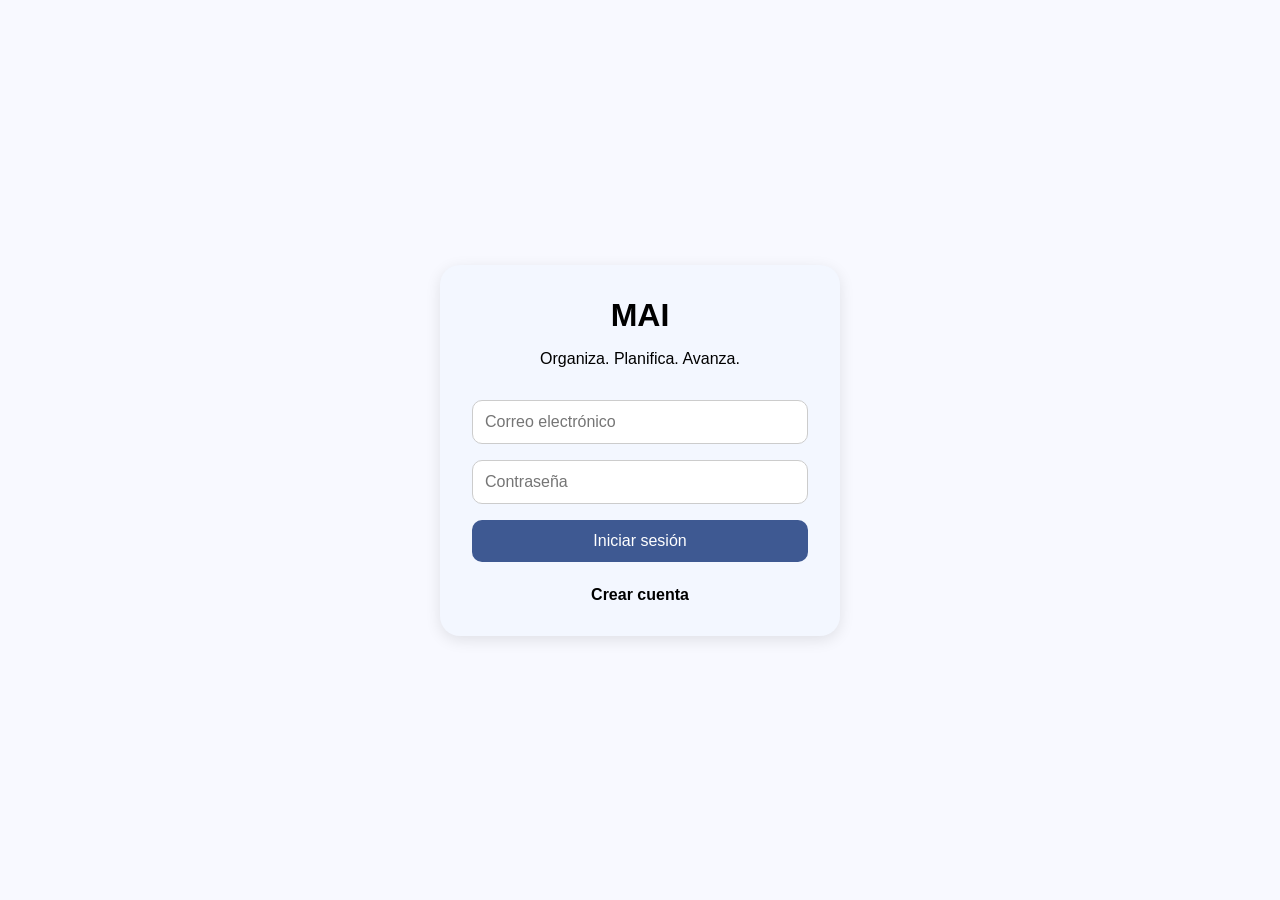
<file: index.html>
<!DOCTYPE html>
<html lang="es">
<head>
    <meta charset="UTF-8">
    <title>MAI - Login</title>
    <link rel="stylesheet" href="css/style.css">
</head>
<body>

<div class="auth-container">

    <h1>MAI</h1>

    <p>Organiza. Planifica. Avanza.</p>

    <form>

        <input
            type="email"
            placeholder="Correo electrónico"
        >

        <input
            type="password"
            placeholder="Contraseña"
        >

        <button type="submit">
            Iniciar sesión
        </button>

    </form>

    <a href="pages/register.html">
        Crear cuenta
    </a>

</div>

</body>
</html>
</file>
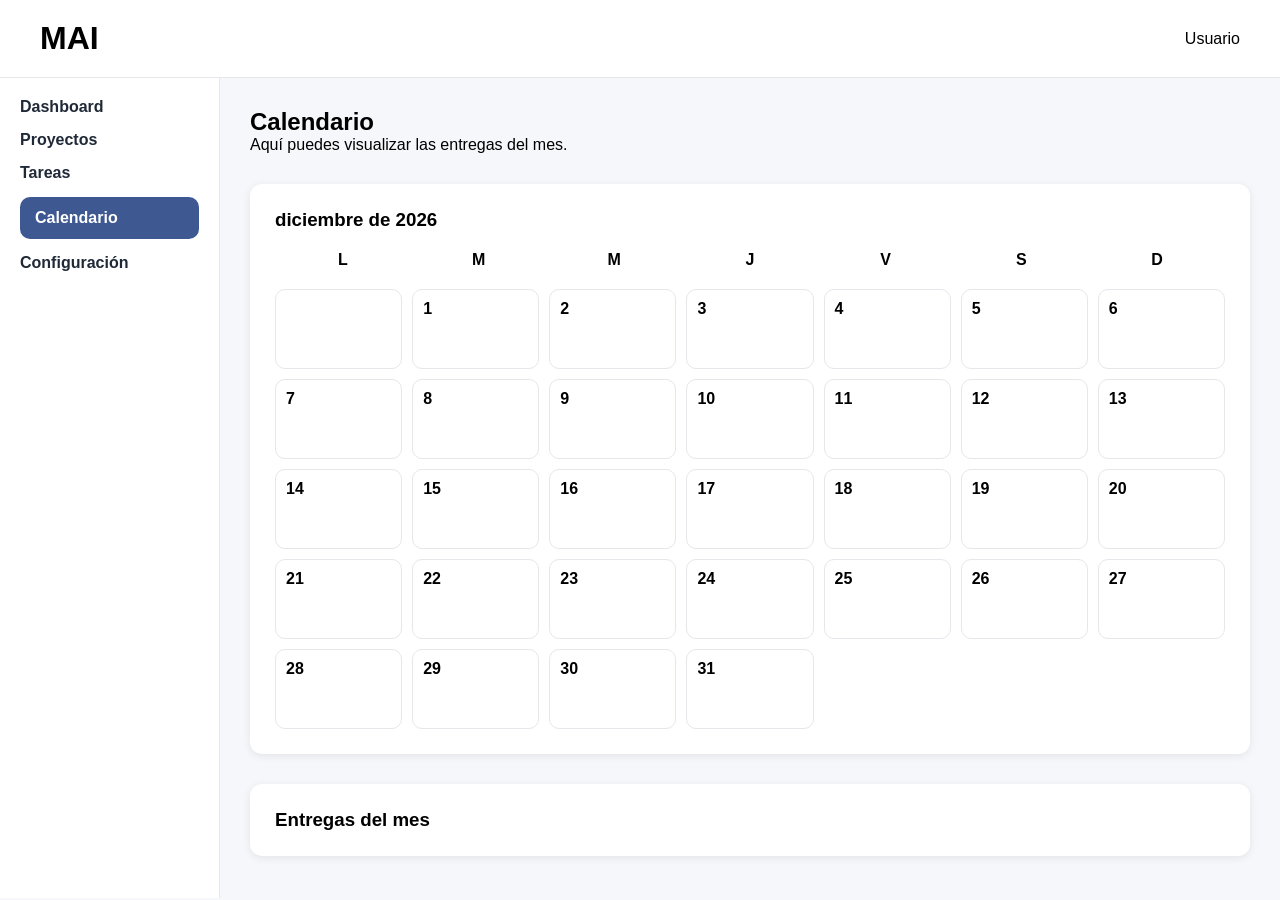
<file: pages/calendar.html>
<!DOCTYPE html>
<html lang="es">

<head>
    <meta charset="UTF-8">
    <title>MAI - Calendario</title>
    <link rel="stylesheet" href="../css/layout.css">
</head>

<body>

<header>
    <h1>MAI</h1>
    <p id="username-display">Usuario</p>
</header>

<div class="layout">

<aside>
    <a href="dashboard.html">Dashboard</a>
    <a href="projects.html">Proyectos</a>
    <a href="tasks.html">Tareas</a>
    <a href="#" class="active">Calendario</a>
    <a href="settings.html">Configuración</a>
</aside>

<main>

    <div class="welcome">

        <h2>Calendario</h2>

        <p>Aquí puedes visualizar las entregas del mes.</p>

    </div>

    <div class="card">

        <h3 id="month-title"></h3>

        <div class="calendar-header">

            <div>L</div>
            <div>M</div>
            <div>M</div>
            <div>J</div>
            <div>V</div>
            <div>S</div>
            <div>D</div>

        </div>

        <div id="calendar-grid"></div>

    </div>

    <div class="card calendar-events-card">

        <h3>Entregas del mes</h3>

        <div id="calendar-events"></div>

    </div>

</main>

</div>

<script src="../js/calendar.js"></script>

</body>

</html>
</file>
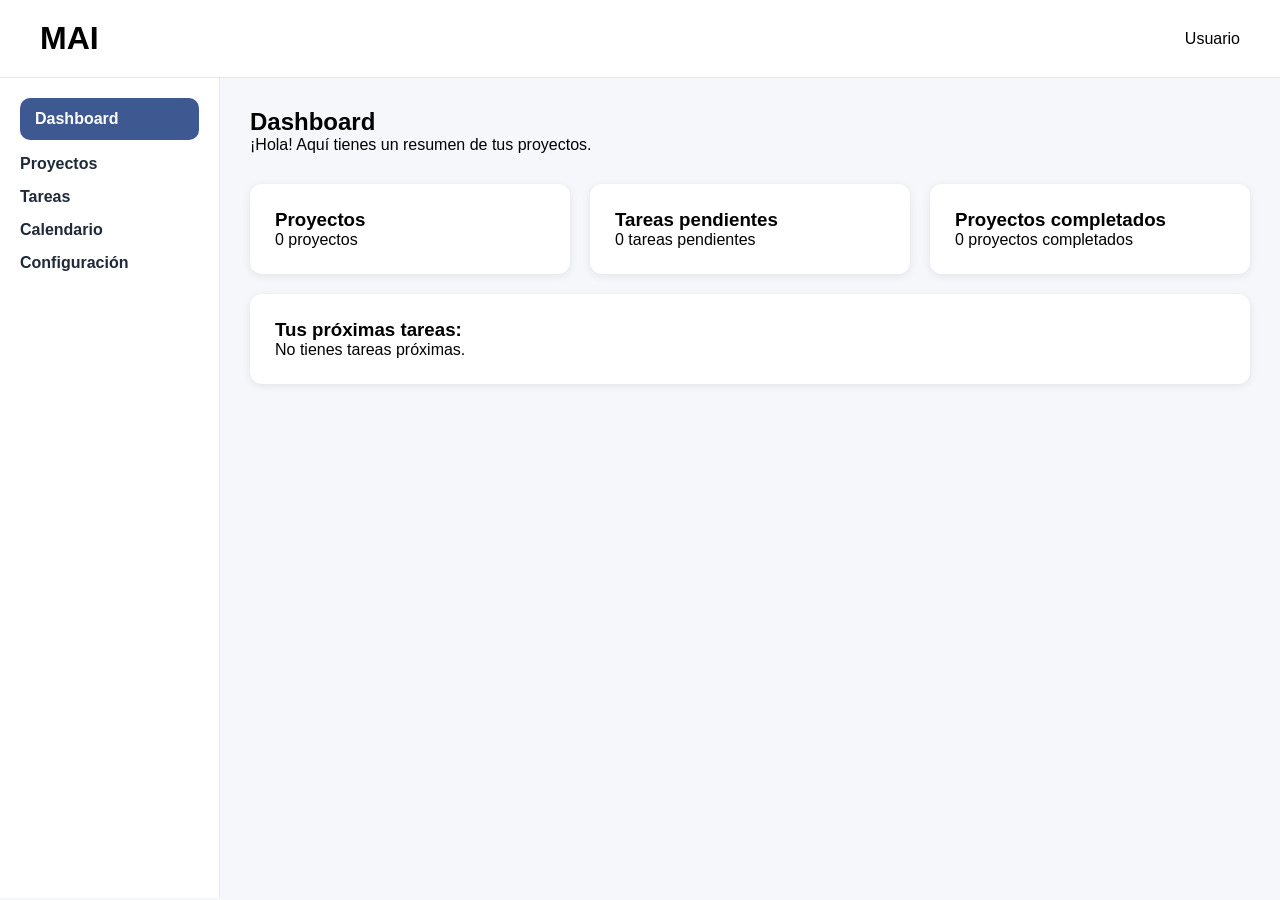
<file: pages/dashboard.html>
<!DOCTYPE html>
<html lang="es">

<head>
    <meta charset="UTF-8">
    <title>MAI - Dashboard</title>

    <link rel="stylesheet" href="../css/layout.css">
</head>

<body>

<header>
    <h1>MAI</h1>
    <p id="username-display">Usuario</p>
</header>
<div class="layout">

<aside>
    <a href="#" class="active">Dashboard</a>
    <a href="projects.html">Proyectos</a>
    <a href="tasks.html">Tareas</a>
    <a href="calendar.html">Calendario</a>
    <a href="settings.html">Configuración</a>
</aside>
<main>
    <div class="welcome">
    <h2>Dashboard</h2>
    <p>¡Hola! Aquí tienes un resumen de tus proyectos.</p>
</div>
<div class="cards">  
<div class="card">
    <h3>Proyectos</h3>
    <p id="projects-count"></p>
</div>
<div class="card">
    <h3>Tareas pendientes</h3>
    <p id="pending-count"></p>
</div>
<div class="card">
    <h3>Proyectos completados</h3>
    <p id="completed-projects-count"></p>
</div>
</div>
<div class="card upcoming">
    <h3>Tus próximas tareas:</h3>

    <div id="upcoming-deliveries"></div>

</div>
</main>
</div>
<script src="../js/dashboard.js"></script>
</body>
</html>
</file>
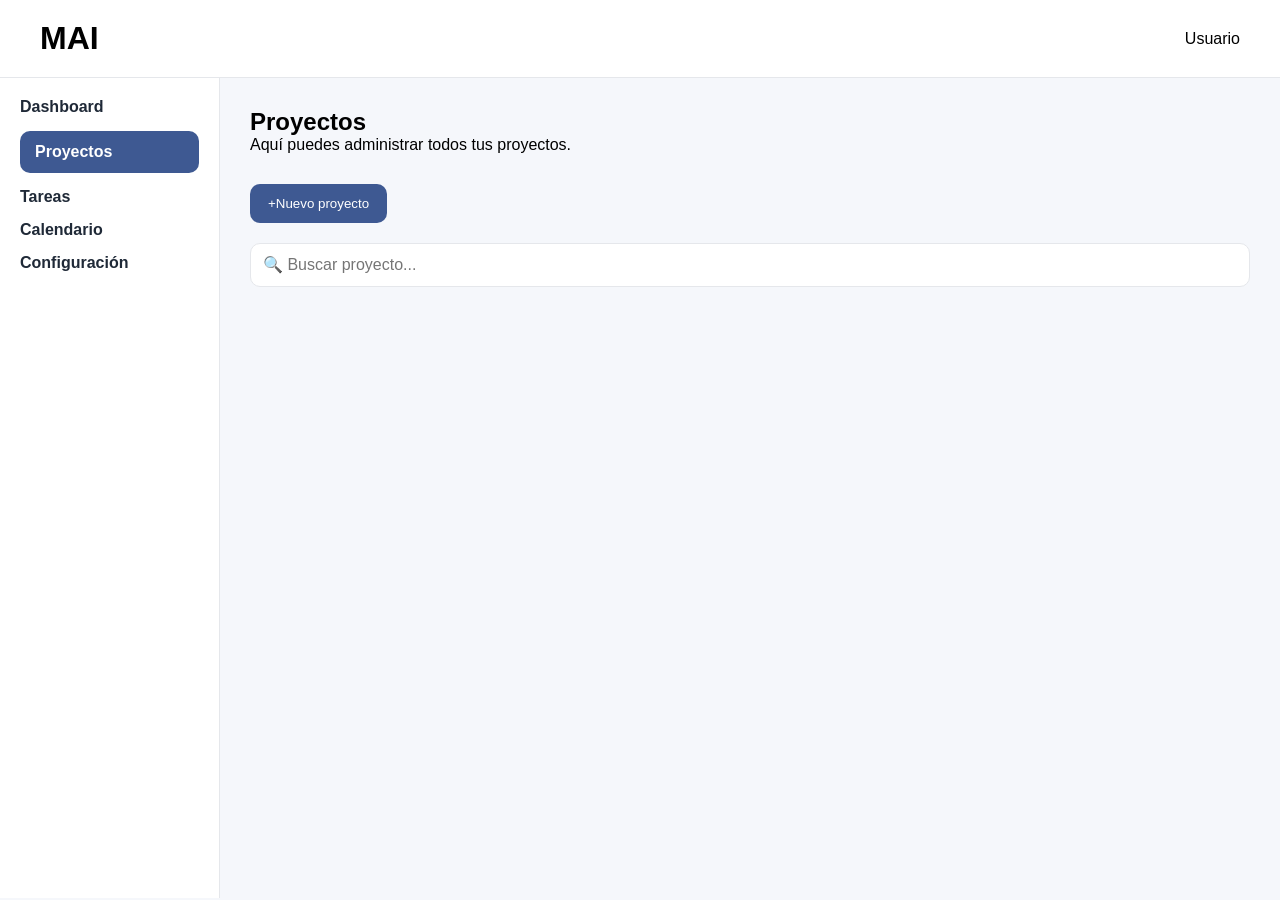
<file: pages/projects.html>
<!DOCTYPE html>
<html lang="es">
<head>
    <meta charset="UTF-8">
    <title> MAI - Proyectos</title>
    <link rel="stylesheet" href="../css/layout.css">
</head>

<body>
<header>
     <h1>MAI</h1>
     <p> Usuario</p>
</header>
<div class="layout">
<aside>
    <a href="dashboard.html">Dashboard</a>
    <a href="#" class="active">Proyectos</a>
    <a href="tasks.html">Tareas</a>
    <a href="calendar.html">Calendario</a>
    <a href="settings.html">Configuración</a>
</aside>
<main>
    <div class="welcome">
        <h2> Proyectos</h2>
        <p>Aquí puedes administrar todos tus proyectos.</p>
    </div>
<button id="open-project-modal" class="primary-button">
    +Nuevo proyecto
</button>
<div class="overlay hidden">
    <div class="modal">

    <div id="close-project-modal" class="modal-header">
        <h2> Nuevo proyecto</h2>
        <button class="close-modal" type="button">
         ✕
        </button>
    </div>
    <form id="project-form">
       <label for="name">Nombre del proyecto</label>
       <input
           id="name"
           name="name"
           type="text"
           placeholder="Nombre del proyecto"
        >
      <label for="description">Descripción del proyecto</label>
       <textarea
           id="description"
           name="description"
           placeholder="Describe el proyecto"
       ></textarea>
       <label for="subject">Materia</label>
       <input
        id="subject"
        name="subject"
        type="text"
        placeholder="Materia del proyecto"
       >
       <label for="delivery-date">Fecha de entrega</label>
       <input
           id="delivery-date"
           name="delivery-date"
           type="date"
        >
        <label for="status">Estado</label>
            <select id="status" name="status">
            <option value="in-progress">En curso</option>
            <option value="completed">Finalizado</option>
            <option value="paused">Pausado</option>
            </select>
        <div id="cancel-project-modal" class="modal-actions">
        <button class="primary-button" type="button">
          Cancelar
        </button>

        <button class="primary-button" type="submit">
         Guardar proyecto
        </button>
        </div>
    </form>
    </div>
</div>
     
    <div class="search-container">
    <input
        type="text"
        id="search-project"
        placeholder="🔍 Buscar proyecto..."
    >
    </div>

    <div class="projects-list">
       
    </div>
</main>
</div>
<script src="../js/projects.js"></script>
</body>
</html>
</file>
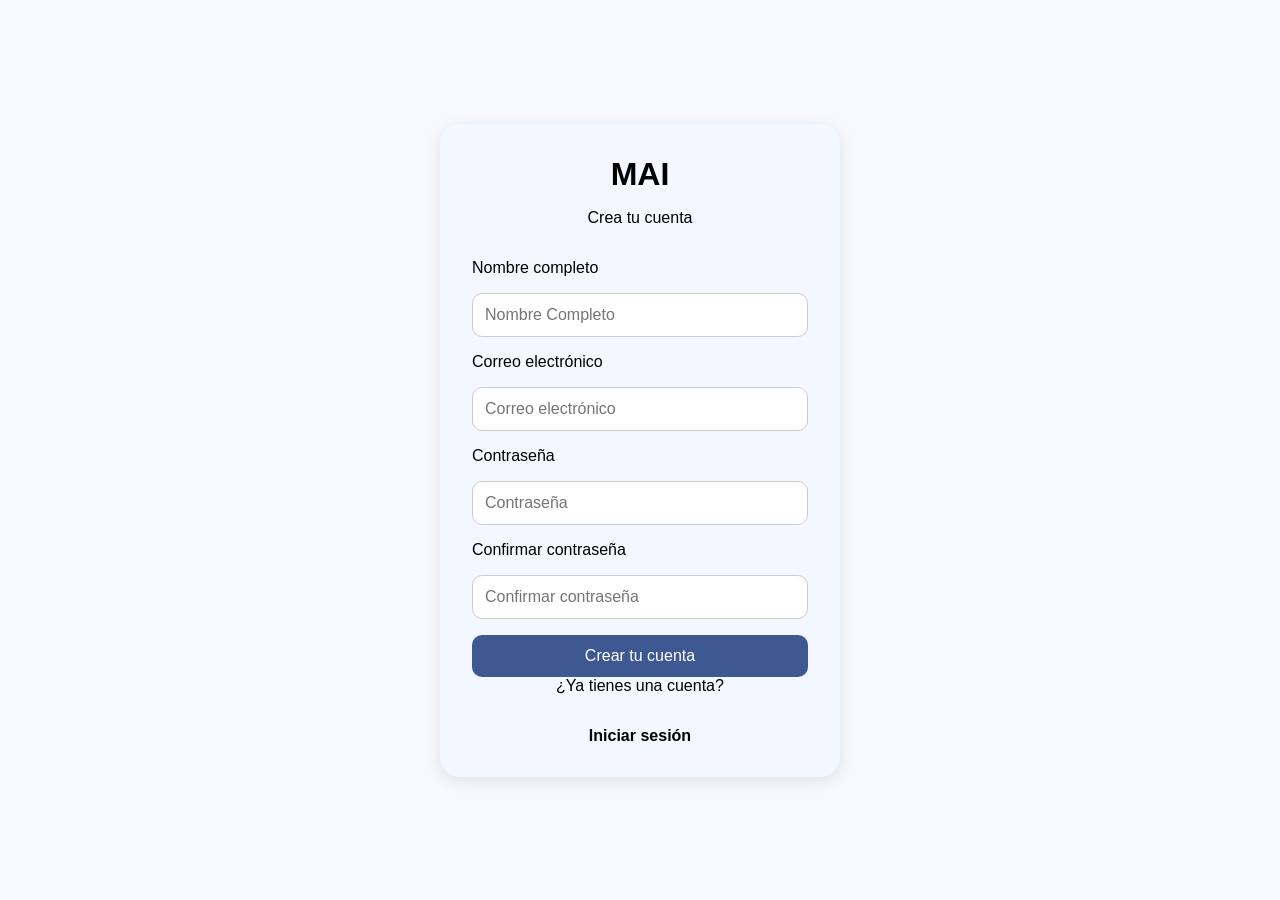
<file: pages/register.html>
<!DOCTYPE html>
<html lang="es">
<head>
    <meta charset="UTF-8">
    <title>MAI - Registro</title>

    <link rel="stylesheet" href="../css/auth.css">
</head>

<body>
<div class="auth-container">
    <h1>MAI</h1>
    <p>Crea tu cuenta</p>
    <form>

        <label for="name">Nombre completo</label>
        <input
            id="name"
            type="text"
            placeholder="Nombre Completo"
        >
        <label for="email">Correo electrónico</label>
        <input
            id="email"
            type="email"
            placeholder="Correo electrónico"
        >
        <label for="password">Contraseña</label>
        <input
            id="password" 
            type="password"
            placeholder="Contraseña"
        >
        <label for="confirm-password">Confirmar contraseña</label>
        <input
            id="confirm-password"
            type="password"
            placeholder="Confirmar contraseña"
        >
        <button type="submit">
            Crear tu cuenta
        </button>
    </form>
    <p>¿Ya tienes una cuenta?</p>
    <a href="../index.html">
        Iniciar sesión
    </a>
</div>
</body>
</html>
</file>
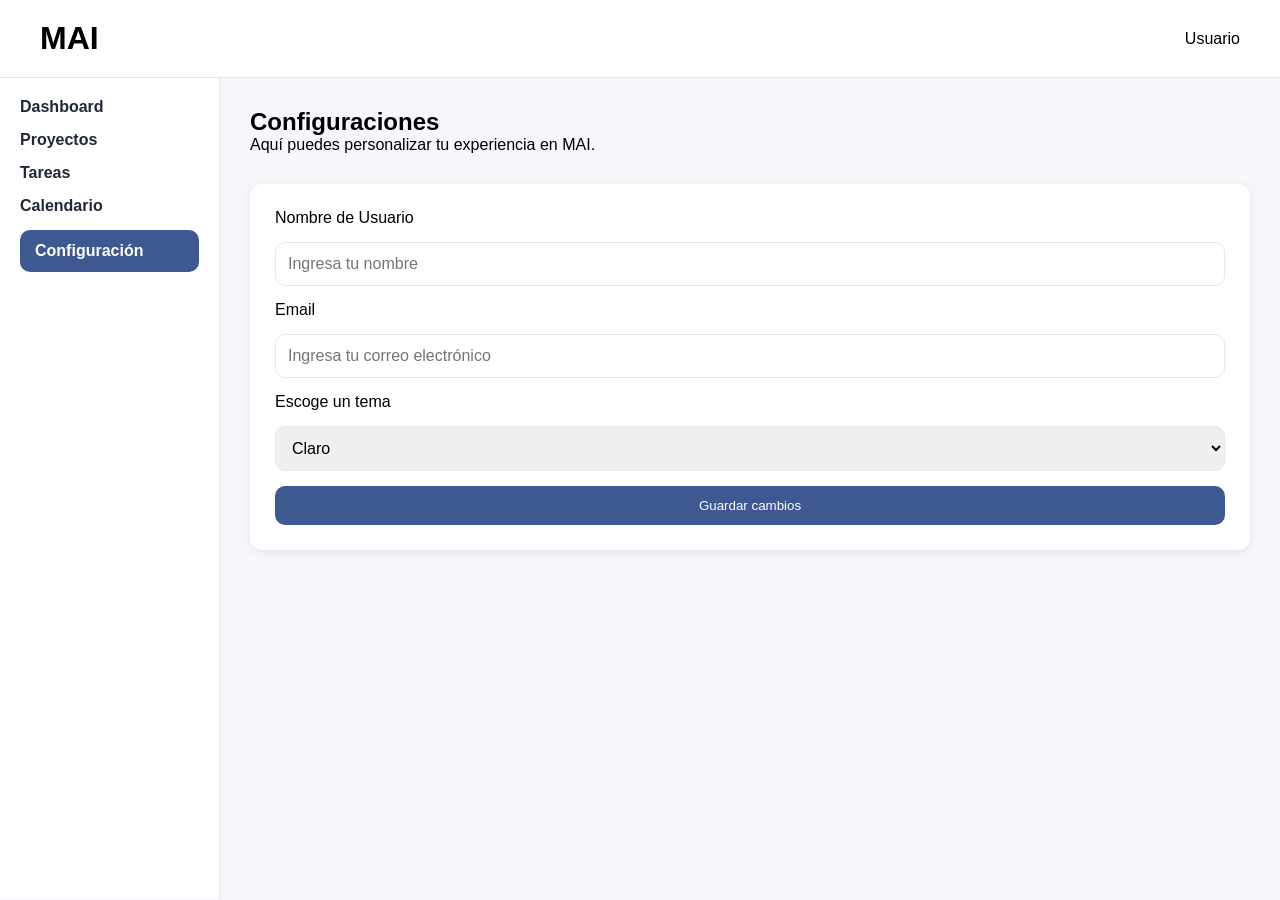
<file: pages/settings.html>
<!DOCTYPE html>
<html lang="es">
<head>
    <meta charset="UTF-8">
    <title> MAI - Configuraciones</title>
    <link rel="stylesheet" href="../css/layout.css">
</head>

<body>
<header>
     <h1>MAI</h1>
     <p> Usuario</p>
</header>
<div class="layout">
<aside>
    <a href="dashboard.html">Dashboard</a>
    <a href="projects.html">Proyectos</a>
    <a href="tasks.html">Tareas</a>
    <a href="calendar.html">Calendario</a>
    <a href="#" class="active">Configuración</a>
</aside>

<main>
    <div class="welcome">
        <h2>Configuraciones</h2>
        <p>Aquí puedes personalizar tu experiencia en MAI.</p>
    </div>

<div class="card">

    <form id="settings-form">
        <label for="username">Nombre de Usuario</label>
        <input
           id="username"
           name="username"
           type="text"
           placeholder="Ingresa tu nombre"
        >
        <label for="emailsettings">Email</label>
        <input
           id="emailsettings"
           name="emailsettings"
           type="email"
           placeholder="Ingresa tu correo electrónico"
        >
        <label for="theme">Escoge un tema</label>
        <select id="theme">
         <option value="light">
            Claro
         </option>

         <option value="dark">
            Oscuro 
         </option>
        </select>
            
       <button class="primary-button">
           Guardar cambios
       </button>
    </form>
</div>
<script src="../js/settings.js"></script>
</main>
</file>
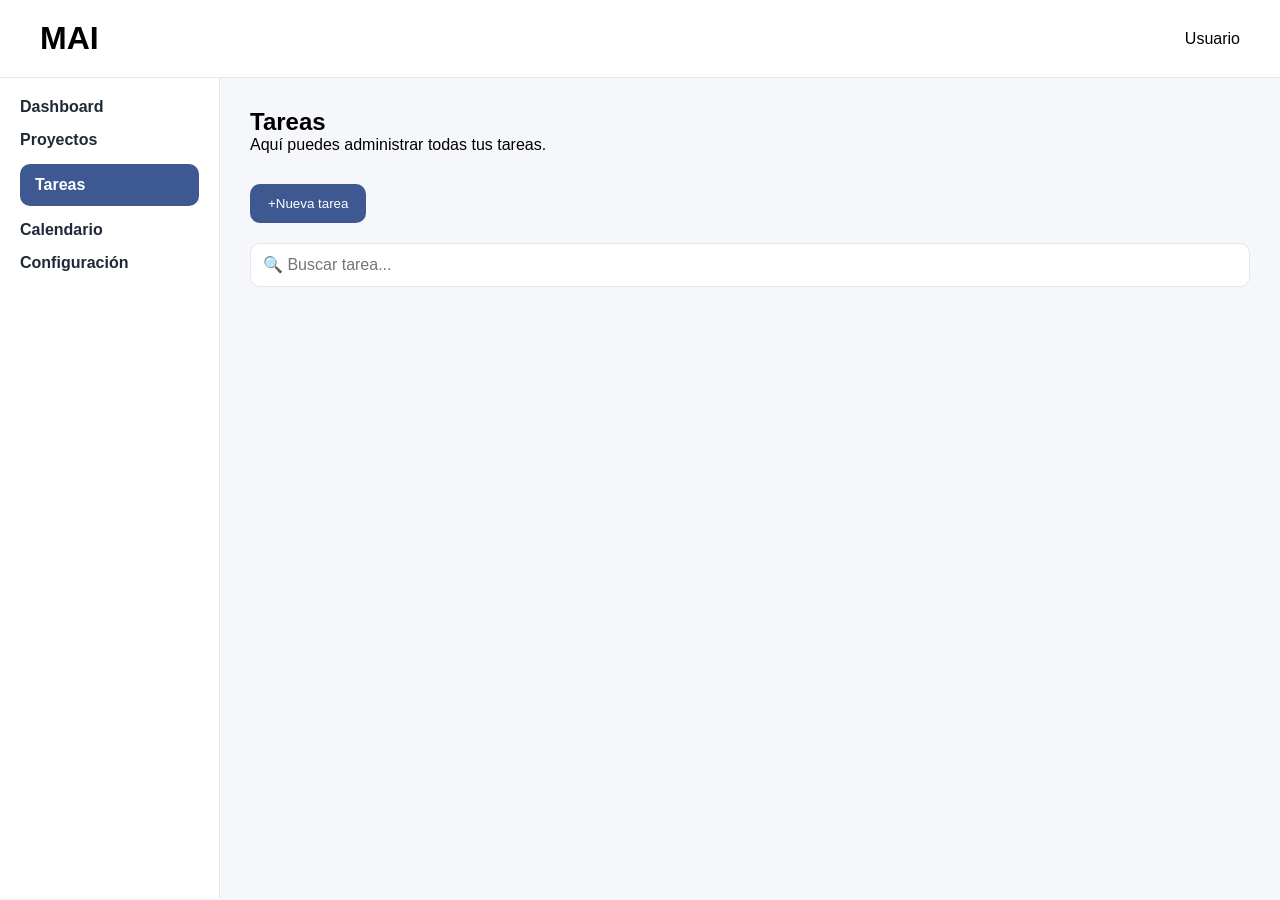
<file: pages/tasks.html>
<!DOCTYPE html>
<html lang="es">
<head>
    <meta charset="UTF-8">
    <title> MAI - Tareas</title>
    <link rel="stylesheet" href="../css/layout.css">
</head>

<body>
<header>
     <h1>MAI</h1>
     <p> Usuario</p>
</header>
<div class="layout">
<aside>
    <a href="dashboard.html">Dashboard</a>
    <a href="projects.html">Proyectos</a>
    <a href="#" class="active">Tareas</a>
    <a href="calendar.html">Calendario</a>
    <a href="settings.html">Configuración</a>
</aside>
<main>
    <div class="welcome">
        <h2>Tareas</h2>
        <p>Aquí puedes administrar todas tus tareas.</p>
    </div>
<button id="open-task-modal" class="primary-button">
    +Nueva tarea
</button>
<div class="overlay hidden">
    <div class="modal">

    <div id="close-task-modal" class="modal-header">
        <h2> Nueva tarea</h2>
        <button class="close-modal" type="button">
         ✕
        </button>
    </div>
    <form id="task-form">
       <label for="name">Nombre de la tarea</label>
       <input
           id="name"
           name="name"
           type="text"
           placeholder="Nombre de la tarea"
        >
      <label for="description">Descripción de la tarea</label>
       <textarea
           id="description"
           name="description"
           placeholder="Descripción de la tarea"
       ></textarea>

      <label for="project">Proyecto</label>
      <select id="project" name="project">
      </select>

       <label for="delivery-date">Fecha limite</label>
       <input
           id="delivery-date"
           name="delivery-date"
           type="date"
        >
        <label for="status">Estado</label>
            <select id="status" name="status">
            <option value="pending">Pendiente</option>
            <option value="completed">Completada</option>
            </select>
        <div id="cancel-task-modal" class="modal-actions">
        <button class="primary-button" type="button">
          Cancelar
        </button>

        <button class="primary-button" type="submit">
         Guardar Tarea
        </button>
        </div>
    </form>
    </div>
</div>

    <div class="search-container">
    <input
        type="text"
        id="search-task"
        placeholder="🔍 Buscar tarea..."
    >
    </div>

    <div class="tasks-list">
       
    </div>
</main>
</div>
<script src="../js/tasks.js"></script>
</body>
</html>
</file>
<file: css/style.css>
* {
    margin: 0;
    padding: 0;
    box-sizing: border-box;
}

body {
    font-family: Arial, sans-serif;
    background: #F8F9FF;

    display: flex;
    justify-content: center;
    align-items: center;

    height: 100vh;
}

.auth-container {
    background: #F3F7FF;
    width: 400px;
    padding: 2rem;

    border-radius: 20px;

    box-shadow: 0 4px 15px rgba(0, 0, 0, 0.1);
}

h1 {
    text-align: center;
    margin-bottom: 1rem;
}

p {
    text-align: center;
    margin-bottom: 2rem;
    color: #000000;
}

form {
    display: flex;
    flex-direction: column;
    gap: 1rem;
}

input {
    padding: 12px;

    border: 1px solid #ccc;

    border-radius: 10px;

    font-size: 16px;
}

button {
    padding: 12px;

    border: none;

    border-radius: 10px;

    background: #3e5992;

    color: white;

    font-size: 16px;

    cursor: pointer;
}

button:hover {
    background: #142440;
}

a {
    display: block;

    margin-top: 1.5rem;

    text-align: center;

    text-decoration: none;

    color: #000000;

    font-weight: bold;
}

a:hover {
    text-decoration: underline;
}


.layout {
    display: flex;
}
aside{
    width: 220px;
}
main{
    flex: 1;
}
header{
    display: flex;
    justify-content: space-between;
    align-items: center;
    padding: 20px 40px;
}
</file>
<file: css/layout.css>
* {
    margin: 0;
    padding: 0;
    box-sizing: border-box;
}

body {
    font-family: Arial, sans-serif;
    background: #F5F7FB;
}


.layout {
    display: flex;
}

main {
    flex: 1;
    padding: 30px;
}

header {
    display: flex;
    justify-content: space-between;
    align-items: center;

    padding: 20px 40px;

    background: #FFFFFF;
    border-bottom: 1px solid #E5E7EB;
}


aside {
    width: 220px;
    padding: 20px;

    background: #FFFFFF;
    border-right: 1px solid #E5E7EB;

    min-height: calc(100vh - 80px);
}

aside a {
    display: block;

    margin-bottom: 15px;

    text-decoration: none;
    color: #1F2937;

    font-weight: 600;
}

aside a.active {
    background: #3E5992;
    color: white;

    border-radius: 10px;
    padding: 12px 15px;
}


.welcome {
    margin-bottom: 30px;
}

.cards {
    display: flex;
    gap: 20px;
}

.cards .card {
    flex: 1;
}

.projects-list {
    display: flex;
    flex-direction: column;
    gap: 20px;
}

.tasks-list {
    display: flex;
    flex-direction: column;
    gap: 20px;
}

.card {
    background: white;

    padding: 25px;

    border-radius: 12px;

    box-shadow: 0 2px 8px rgba(0, 0, 0, .08);
}

.upcoming {
    margin-top: 20px;
}

.primary-button {
    background: #3E5992;
    color: white;

    border: none;
    border-radius: 10px;

    padding: 12px 18px;

    cursor: pointer;
}

.primary-button:hover {
    background: #2F4675;
}


.overlay {
    position: fixed;

    top: 0;
    left: 0;

    width: 100%;
    height: 100%;

    background: rgba(0, 0, 0, 0.2);
}


.modal {
    position: fixed;

    top: 50%;
    left: 50%;

    transform: translate(-50%, -50%);

    width: 500px;

    background: white;

    padding: 30px;

    border-radius: 15px;

    z-index: 1000;
}



.modal-header {
    display: flex;
    justify-content: space-between;
    align-items: center;

    margin-bottom: 20px;
    padding-bottom: 15px;

    border-bottom: 1px solid #E5E7EB;
}



.modal form {
    display: flex;
    flex-direction: column;
    gap: 1rem;
}



.modal-actions {
    display: flex;
    justify-content: flex-end;
    gap: 10px;

    margin-top: 10px;
}



.close-modal {
    background: transparent;
    border: none;

    color: #1F2937;

    font-size: 1.5rem;

    padding: 0;
    margin: 0;

    border-radius: 0;

    cursor: pointer;
}

.close-modal:hover {
    color: #3E5992;
}

.hidden{
    display: none;
}

.complete-button {
    margin-top: 15px;
}

.task-actions {
    display: flex;
    justify-content: flex-end;
    gap: 10px;
    margin-top: 20px;
}

.delete-button {
    background: #C0392B;

    margin-top: 15px;
    margin-left: 5px;
}


.delete-button:hover {
    background: #A93226;
}

.search-container {
    margin: 20px 0;
}

.search-container input {
    width: 100%;
    padding: 12px;
    border: 1px solid #E5E7EB;
    border-radius: 10px;
    font-size: 1rem;
}

#settings-form {
    display: flex;
    flex-direction: column;
    gap: 15px;
}

#settings-form input,
#settings-form select {
    padding: 12px;
    border: 1px solid #E5E7EB;
    border-radius: 10px;
    font-size: 1rem;
}

.calendar-header {
    display: grid;
    grid-template-columns: repeat(7, 1fr);
    text-align: center;
    font-weight: bold;
    margin-top: 20px;
}

#calendar-grid {
    display: grid;
    grid-template-columns: repeat(7, 1fr);
    gap: 10px;
    margin-top: 20px;
}

.calendar-day {
    min-height: 80px;
    border: 1px solid #E5E7EB;
    border-radius: 10px;
    padding: 10px;
    background: white;
}

.calendar-events-card {
    margin-top: 30px;
}

.event-card {
    padding: 12px;
    margin-top: 12px;

    border-bottom: 1px solid #E5E7EB;
}

.event-card:last-child {
    border-bottom: none;
}
</file>
<file: css/auth.css>
* {
    margin: 0;
    padding: 0;
    box-sizing: border-box;
}

body {
    font-family: Arial, sans-serif;
    background: #F8F9FF;

    display: flex;
    justify-content: center;
    align-items: center;

    height: 100vh;
}

.auth-container {
    background: #F3F7FF;
    width: 400px;
    padding: 2rem;

    border-radius: 20px;

    box-shadow: 0 4px 15px rgba(0, 0, 0, 0.1);
}

h1 {
    text-align: center;
    margin-bottom: 1rem;
}

p {
    text-align: center;
    margin-bottom: 2rem;
    color: #000000;
}

form {
    display: flex;
    flex-direction: column;
    gap: 1rem;
}

input {
    padding: 12px;

    border: 1px solid #ccc;

    border-radius: 10px;

    font-size: 16px;
}

button {
    padding: 12px;

    border: none;

    border-radius: 10px;

    background: #3e5992;

    color: white;

    font-size: 16px;

    cursor: pointer;
}

button:hover {
    background: #142440;
}

a {
    display: block;

    margin-top: 1.5rem;

    text-align: center;

    text-decoration: none;

    color: #000000;

    font-weight: bold;
}

a:hover {
    text-decoration: underline;
}
</file>
